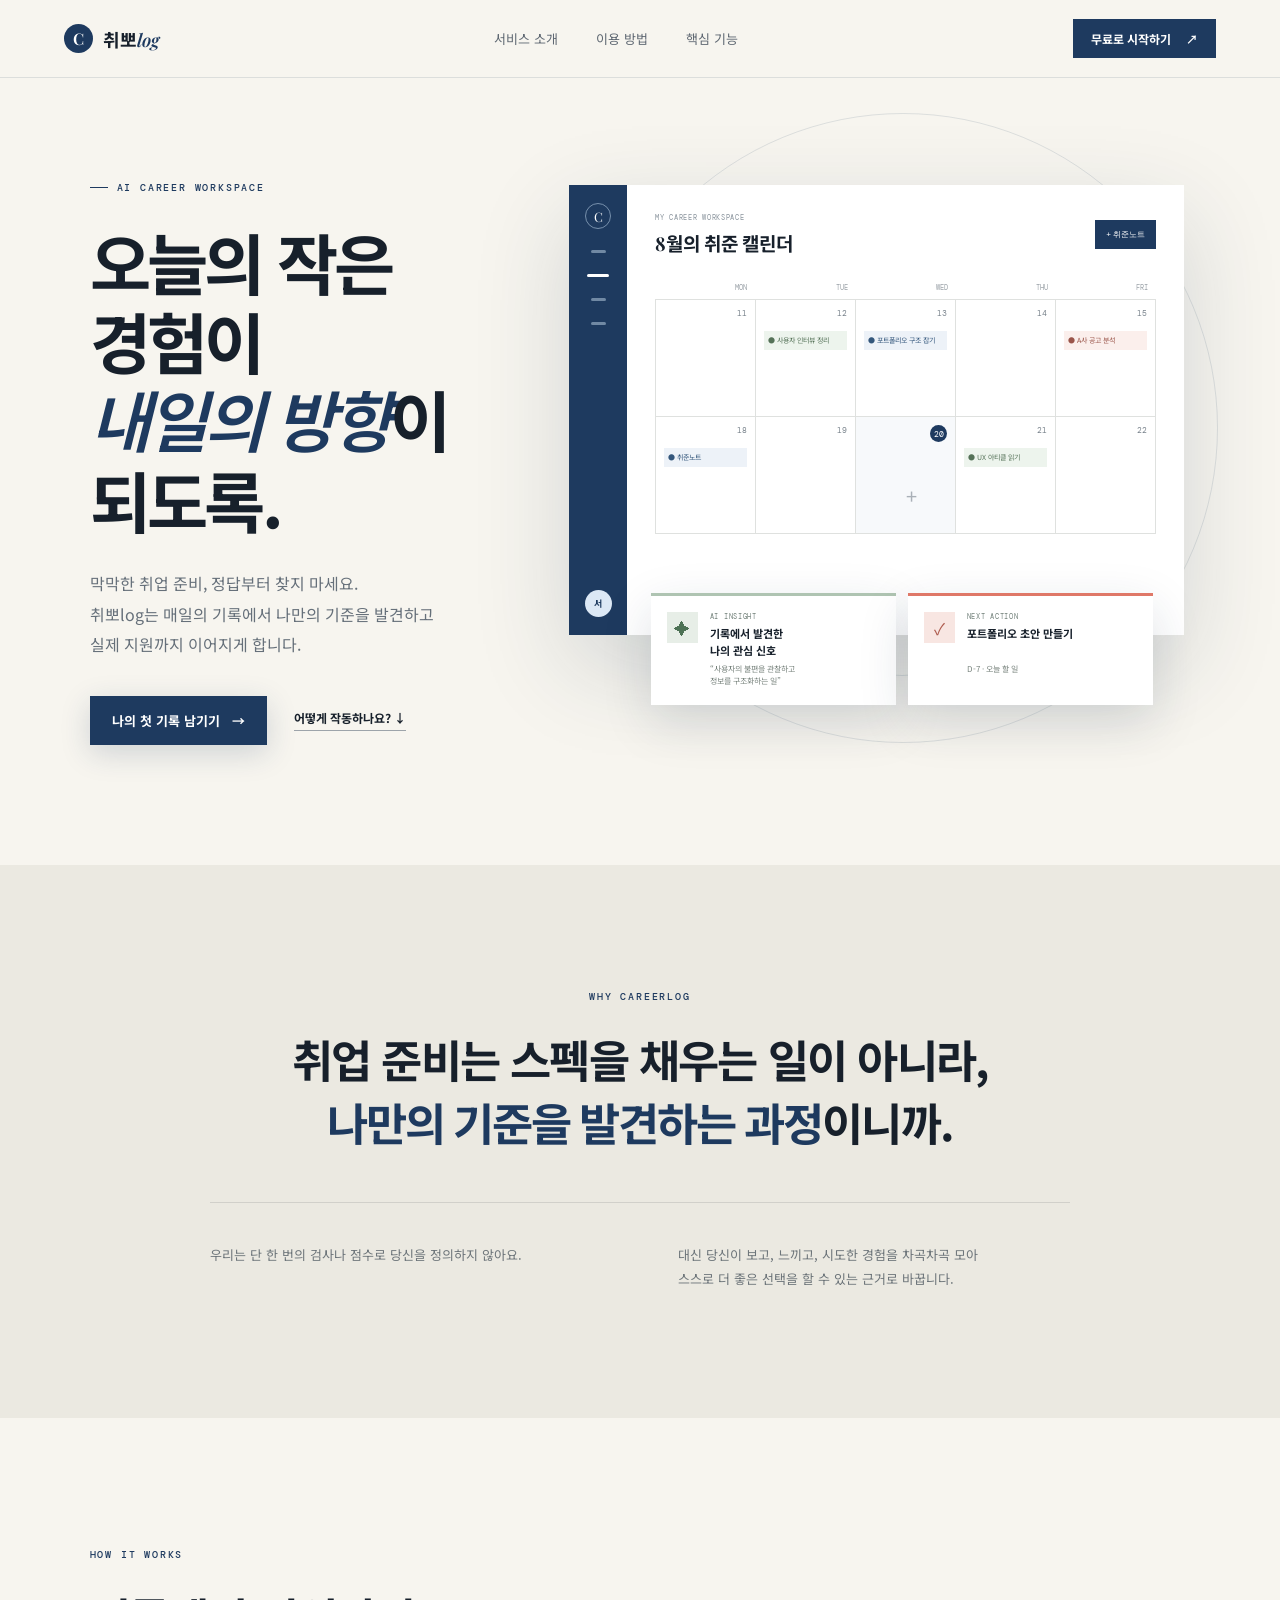
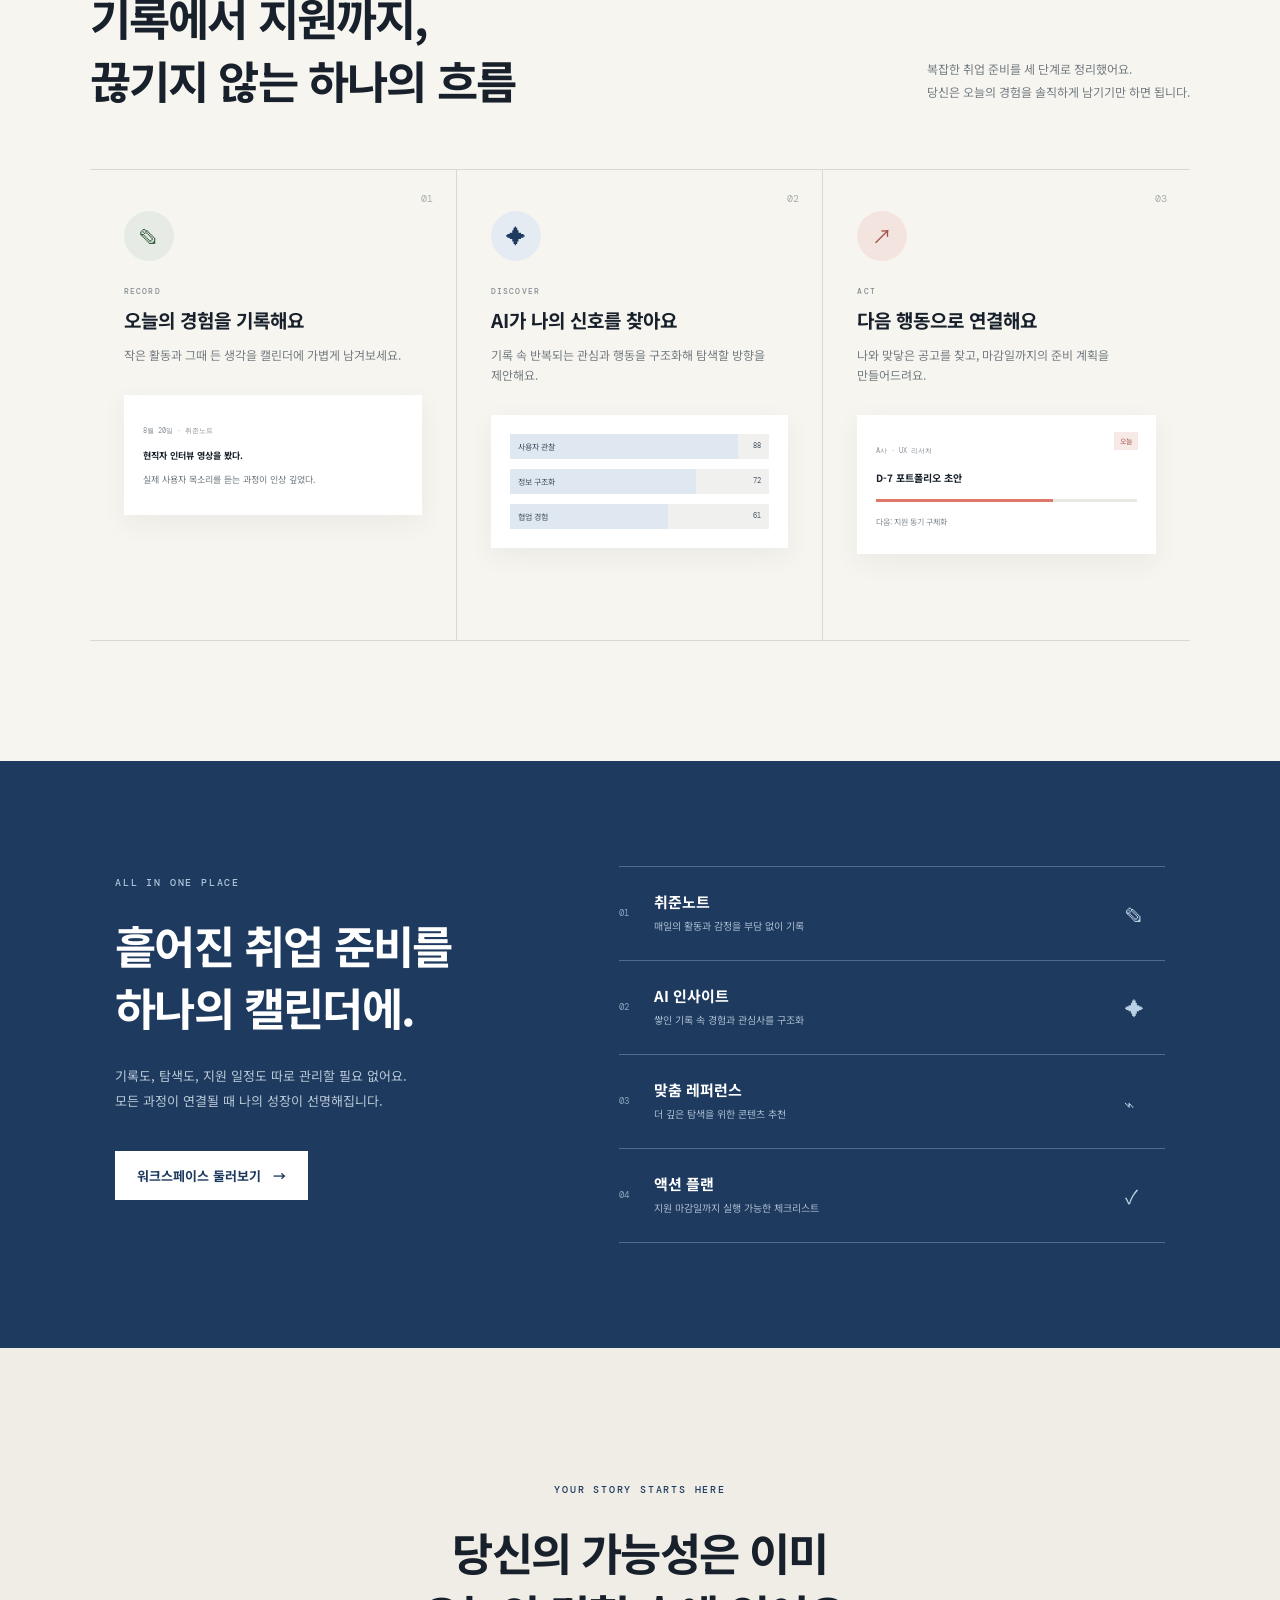
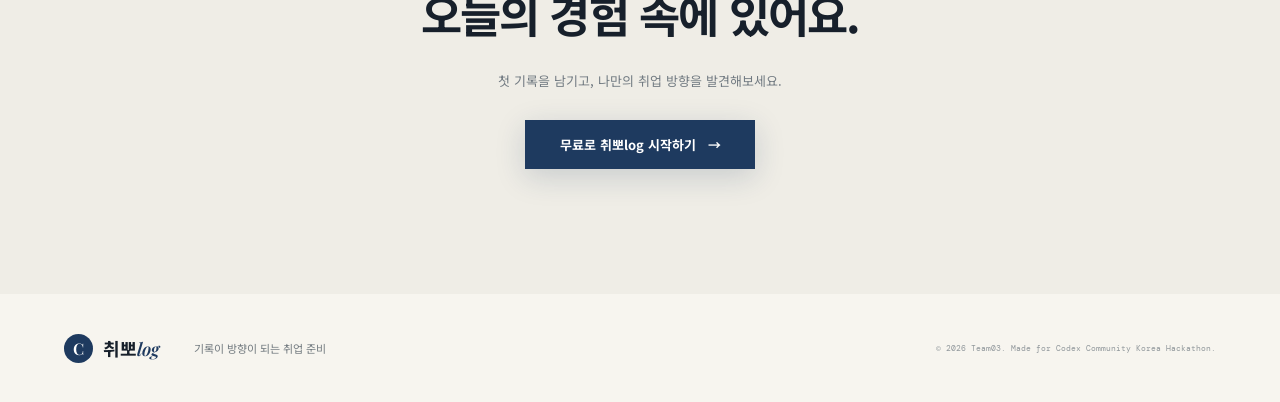
<file: frontend/index.html>
<!doctype html>
<html lang="ko">
  <head>
    <meta charset="UTF-8" />
    <meta name="viewport" content="width=device-width, initial-scale=1.0" />
    <meta name="description" content="흩어진 취업 준비 경험을 기록하고, 나다운 다음 행동으로 연결하는 AI 커리어 워크스페이스 취뽀log" />
    <title>취뽀log — 기록이 방향이 되는 취업 준비</title>
    <link rel="stylesheet" href="./landing.css" />
    <style>
      .hero-visual { min-height: 630px; }
      .hero-visual .app-preview {
        left: 1%;
        top: 42px;
        width: 98%;
        height: 450px;
        transform: none;
      }
      .hero-visual .ai-card,
      .hero-visual .plan-card {
        top: 450px;
        bottom: auto;
        width: 245px;
        min-height: 112px;
        padding: 16px;
        align-items: flex-start;
        border-left: 0;
        border-top: 3px solid;
      }
      .hero-visual .ai-card { left: 14%; border-top-color: var(--sage); }
      .hero-visual .plan-card { right: 6%; border-top-color: var(--coral); }
      .hero-visual .ai-card > span,
      .hero-visual .plan-card > span {
        flex: 0 0 31px;
        width: 31px;
        height: 31px;
        border-radius: 0;
        margin: 0 12px 0 0;
      }
      .hero-visual .ai-card > div,
      .hero-visual .plan-card > div { flex: 1; }
      .hero-visual .ai-card strong,
      .hero-visual .plan-card strong { min-height: 33px; }
      @media (max-width: 620px) {
        .hero-visual { min-height: 430px; margin-top: 30px; }
        .hero-visual .app-preview { left: 0; top: 28px; width: 100%; height: 305px; }
        .hero-visual .ai-card { top: 300px; bottom: auto; left: 5%; transform-origin: left top; }
        .hero-visual .plan-card { top: 300px; bottom: auto; right: 0; transform-origin: right top; }
      }
    </style>
  </head>
  <body>
    <header class="site-header">
      <a class="logo" href="#top" aria-label="취뽀log 홈"><span class="logo-mark">C</span><strong>취뽀<span>log</span></strong></a>
      <nav aria-label="주요 메뉴"><a href="#why">서비스 소개</a><a href="#flow">이용 방법</a><a href="#features">핵심 기능</a></nav>
      <a class="header-cta" href="./workspace.html">무료로 시작하기 <span>↗</span></a>
    </header>

    <main id="top">
      <section class="hero">
        <div class="hero-copy">
          <p class="kicker"><span></span> AI CAREER WORKSPACE</p>
          <h1>오늘의 작은 경험이<br /><em>내일의 방향</em>이 되도록.</h1>
          <p class="hero-description">막막한 취업 준비, 정답부터 찾지 마세요.<br />취뽀log는 매일의 기록에서 나만의 기준을 발견하고<br class="desktop-only" /> 실제 지원까지 이어지게 합니다.</p>
          <div class="hero-actions"><a class="button primary" href="./workspace.html">나의 첫 기록 남기기 <span>→</span></a><a class="text-link" href="#flow">어떻게 작동하나요? <span>↓</span></a></div>
        </div>

        <div class="hero-visual" aria-label="취뽀log 캘린더 화면 미리보기">
          <div class="orbit orbit-one"></div><div class="orbit orbit-two"></div>
          <div class="app-preview">
            <div class="preview-sidebar"><div class="preview-logo">C</div><i></i><i class="active"></i><i></i><i></i><div class="preview-avatar">서</div></div>
            <div class="preview-main">
              <div class="preview-top"><div><small>MY CAREER WORKSPACE</small><b>8월의 취준 캘린더</b></div><button>+ 취준노트</button></div>
              <div class="week-row"><span>MON</span><span>TUE</span><span>WED</span><span>THU</span><span>FRI</span></div>
              <div class="calendar-demo">
                <div><small>11</small></div><div><small>12</small><p class="note green">● 사용자 인터뷰 정리</p></div><div><small>13</small><p class="note navy">● 포트폴리오 구조 잡기</p></div><div><small>14</small></div><div><small>15</small><p class="note coral">● A사 공고 분석</p></div>
                <div><small>18</small><p class="note navy">● 취준노트</p></div><div><small>19</small></div><div class="selected"><small>20</small><span>+</span></div><div><small>21</small><p class="note green">● UX 아티클 읽기</p></div><div><small>22</small></div>
              </div>
            </div>
          </div>
          <aside class="ai-card"><span class="spark">✦</span><div><small>AI INSIGHT</small><strong>기록에서 발견한<br />나의 관심 신호</strong><p>“사용자의 불편을 관찰하고<br />정보를 구조화하는 일”</p></div></aside>
          <aside class="plan-card"><span>✓</span><div><small>NEXT ACTION</small><strong>포트폴리오 초안 만들기</strong><p>D-7 · 오늘 할 일</p></div></aside>
        </div>
      </section>

      <section class="statement" id="why">
        <p class="section-label">WHY CAREERLOG</p>
        <h2>취업 준비는 스펙을 채우는 일이 아니라,<br /><span>나만의 기준을 발견하는 과정</span>이니까.</h2>
        <div class="statement-grid"><p>우리는 단 한 번의 검사나 점수로 당신을 정의하지 않아요.</p><p>대신 당신이 보고, 느끼고, 시도한 경험을 차곡차곡 모아<br />스스로 더 좋은 선택을 할 수 있는 근거로 바꿉니다.</p></div>
      </section>

      <section class="flow" id="flow">
        <div class="section-heading"><div><p class="section-label">HOW IT WORKS</p><h2>기록에서 지원까지,<br />끊기지 않는 하나의 흐름</h2></div><p>복잡한 취업 준비를 세 단계로 정리했어요.<br />당신은 오늘의 경험을 솔직하게 남기기만 하면 됩니다.</p></div>
        <div class="steps">
          <article><span class="step-no">01</span><div class="step-icon">✎</div><p class="step-tag">RECORD</p><h3>오늘의 경험을 기록해요</h3><p>작은 활동과 그때 든 생각을 캘린더에 가볍게 남겨보세요.</p><div class="mini-note"><small>8월 20일 · 취준노트</small><b>현직자 인터뷰 영상을 봤다.</b><p>실제 사용자 목소리를 듣는 과정이 인상 깊었다.</p></div></article>
          <article><span class="step-no">02</span><div class="step-icon">✦</div><p class="step-tag">DISCOVER</p><h3>AI가 나의 신호를 찾아요</h3><p>기록 속 반복되는 관심과 행동을 구조화해 탐색할 방향을 제안해요.</p><div class="signal-bars"><span style="--size:88%">사용자 관찰 <b>88</b></span><span style="--size:72%">정보 구조화 <b>72</b></span><span style="--size:61%">협업 경험 <b>61</b></span></div></article>
          <article><span class="step-no">03</span><div class="step-icon">↗</div><p class="step-tag">ACT</p><h3>다음 행동으로 연결해요</h3><p>나와 맞닿은 공고를 찾고, 마감일까지의 준비 계획을 만들어드려요.</p><div class="mini-plan"><small>A사 · UX 리서처</small><b>D-7 포트폴리오 초안</b><span>오늘</span><i></i><p>다음: 지원 동기 구체화</p></div></article>
        </div>
      </section>

      <section class="features" id="features">
        <div><p class="section-label light">ALL IN ONE PLACE</p><h2>흩어진 취업 준비를<br />하나의 캘린더에.</h2><p>기록도, 탐색도, 지원 일정도 따로 관리할 필요 없어요.<br />모든 과정이 연결될 때 나의 성장이 선명해집니다.</p><a class="button light-button" href="./workspace.html">워크스페이스 둘러보기 <span>→</span></a></div>
        <ul><li><span>01</span><div><b>취준노트</b><p>매일의 활동과 감정을 부담 없이 기록</p></div><em>✎</em></li><li><span>02</span><div><b>AI 인사이트</b><p>쌓인 기록 속 경험과 관심사를 구조화</p></div><em>✦</em></li><li><span>03</span><div><b>맞춤 레퍼런스</b><p>더 깊은 탐색을 위한 콘텐츠 추천</p></div><em>⌁</em></li><li><span>04</span><div><b>액션 플랜</b><p>지원 마감일까지 실행 가능한 체크리스트</p></div><em>✓</em></li></ul>
      </section>

      <section class="final-cta"><p class="section-label">YOUR STORY STARTS HERE</p><h2>당신의 가능성은 이미<br />오늘의 경험 속에 있어요.</h2><p>첫 기록을 남기고, 나만의 취업 방향을 발견해보세요.</p><a class="button primary" href="./workspace.html">무료로 취뽀log 시작하기 <span>→</span></a></section>
    </main>

    <footer><a class="logo" href="#top"><span class="logo-mark">C</span><strong>취뽀<span>log</span></strong></a><p>기록이 방향이 되는 취업 준비</p><small>© 2026 Team03. Made for Codex Community Korea Hackathon.</small></footer>
  </body>
</html>
</file>
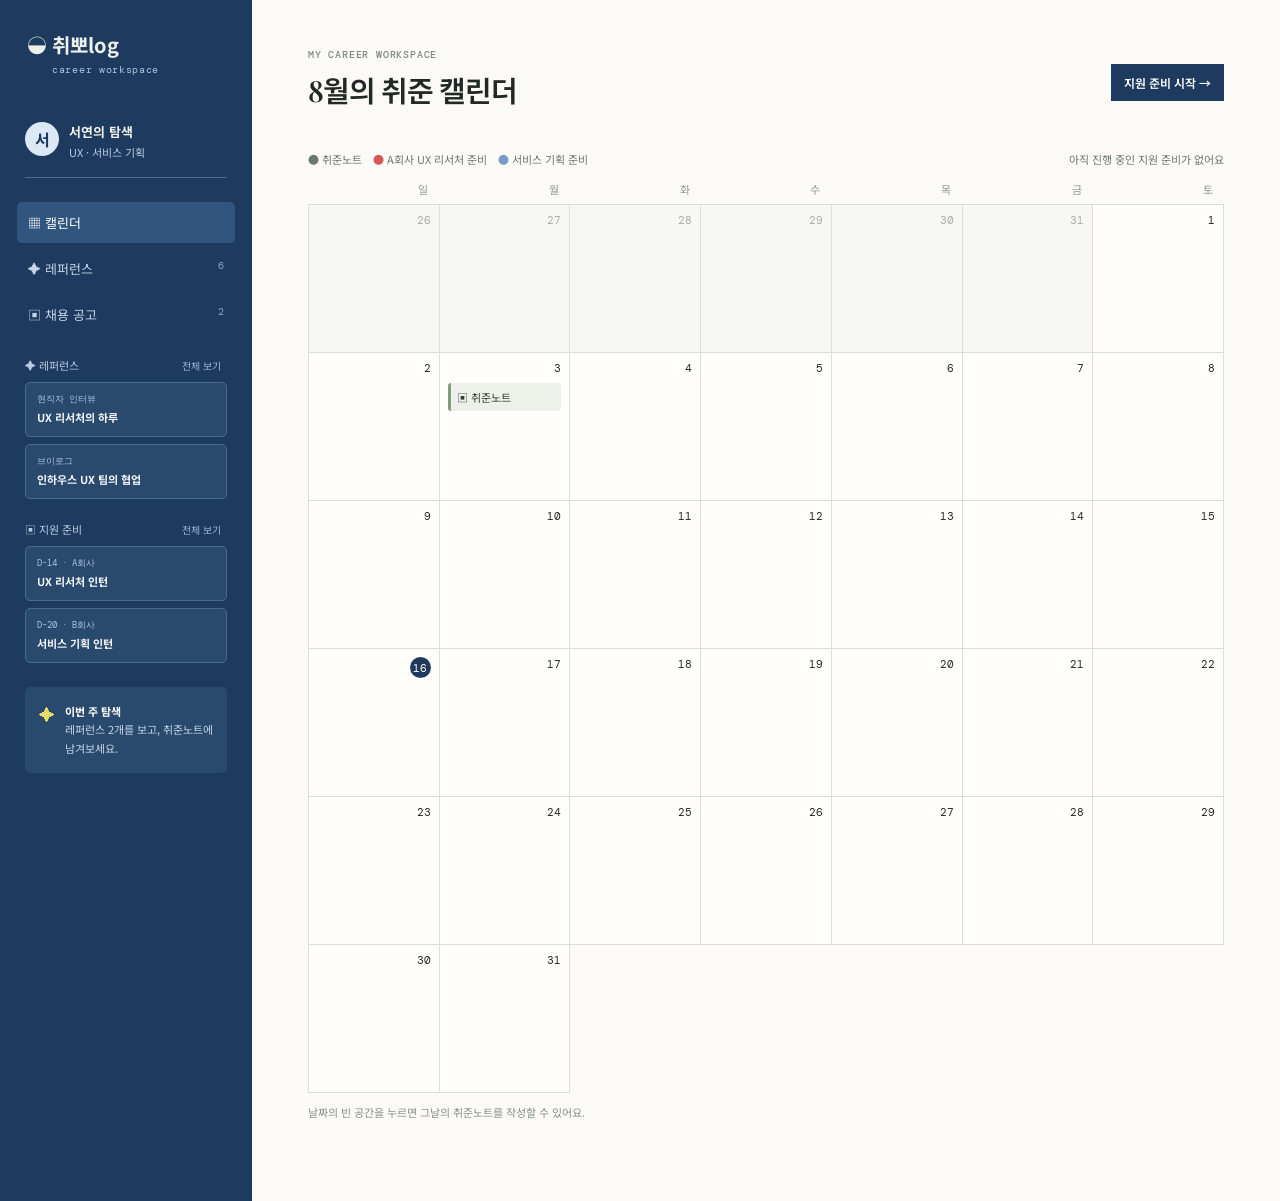
<file: frontend/workspace.html>
<!doctype html>
<html lang="ko">
  <head>
    <meta charset="UTF-8" />
    <meta name="viewport" content="width=device-width, initial-scale=1.0" />
    <title>나의 워크스페이스 | 취뽀log</title>
    <link rel="stylesheet" href="./styles.css" />
  </head>
  <body>
    <div class="app">
      <aside class="sidebar">
        <a class="brand" href="./index.html" style="color:inherit;text-decoration:none">◒ <b>취뽀log</b><small>career workspace</small></a>
        <div class="profile"><span>서</span><div><b>서연의 탐색</b><p>UX · 서비스 기획</p></div></div>
        <nav><button class="nav active" data-view="calendar">▦ <span>캘린더</span></button><button class="nav" data-view="references">✦ <span>레퍼런스</span><em>6</em></button><button class="nav" data-view="jobs">▣ <span>채용 공고</span><em>2</em></button></nav>
        <section class="side-section"><div class="side-heading">✦ 레퍼런스 <button data-view="references">전체 보기</button></div><button class="side-card" data-view="references"><small>현직자 인터뷰</small><b>UX 리서처의 하루</b></button><button class="side-card" data-view="references"><small>브이로그</small><b>인하우스 UX 팀의 협업</b></button></section>
        <section class="side-section"><div class="side-heading">▣ 지원 준비 <button data-view="jobs">전체 보기</button></div><div id="sideJobList"></div></section>
        <div class="tip">✦ <p><b>이번 주 탐색</b><br />레퍼런스 2개를 보고, 취준노트에 남겨보세요.</p></div>
      </aside>
      <main>
        <header><div><p class="eyebrow">MY CAREER WORKSPACE</p><h1 id="pageTitle">8월의 취준 캘린더</h1></div><button class="primary" id="openPrep">지원 준비 시작 →</button></header>
        <section id="calendarView" class="view active"><div class="calendar-meta"><span>● 취준노트　<span class="red-text">●</span> A회사 UX 리서처 준비　<span class="blue-text">●</span> 서비스 기획 준비</span><span id="calendarStatus">아직 진행 중인 지원 준비가 없어요</span></div><div class="weekdays"><span>일</span><span>월</span><span>화</span><span>수</span><span>목</span><span>금</span><span>토</span></div><div class="calendar" id="calendar"></div><p class="hint">날짜의 빈 공간을 누르면 그날의 취준노트를 작성할 수 있어요.</p></section>
        <section id="referencesView" class="view"><div class="section-head"><div><p class="eyebrow">PHASE 2 · EXPLORE</p><h2>취준노트가 가리키는 다음 탐색</h2><p>최근 일주일의 노트에서 반복된 관심과 행동을 바탕으로 정리했어요.</p></div></div><div class="signals"><div>01　<b>사용자 불편 관찰</b><small>8/12 · 8/15 노트</small></div><div>02　<b>정보를 구조화하는 일</b><small>8/13 · 8/15 노트</small></div></div><div class="ref-grid" id="referenceGrid"></div></section>
        <section id="jobsView" class="view"><div class="section-head"><div><p class="eyebrow">PHASE 3 · APPLY</p><h2>탐색을 지원 준비로 연결하기</h2><p>공고를 선택하면 마감일까지의 준비 항목을 캘린더에 추가해요.</p></div></div><div class="job-layout"><div class="job-list" id="jobList"></div><article class="job-detail" id="jobDetail"></article></div></section>
      </main>
    </div>
    <div id="modalRoot"></div>
    <script type="module" src="./js/app.js"></script>
  </body>
</html>
</file>
<file: frontend/landing.css>
@import url('https://fonts.googleapis.com/css2?family=DM+Mono:wght@400;500&family=Noto+Sans+KR:wght@400;500;600;700;800&family=Playfair+Display:ital,wght@0,600;1,600&display=swap');
:root{--navy:#1e3a5f;--navy-deep:#142b49;--ink:#17202b;--paper:#f7f5ef;--cream:#eeece4;--sage:#afc4b2;--coral:#df7868;--line:#d9d8d1}*{box-sizing:border-box}html{scroll-behavior:smooth}body{margin:0;background:var(--paper);color:var(--ink);font-family:'Noto Sans KR',sans-serif;word-break:keep-all}a{color:inherit;text-decoration:none}.site-header{height:78px;display:flex;align-items:center;justify-content:space-between;padding:0 clamp(24px,5vw,78px);border-bottom:1px solid rgba(30,58,95,.12);background:rgba(247,245,239,.92);backdrop-filter:blur(12px);position:sticky;top:0;z-index:20}.logo{display:flex;align-items:center;gap:10px}.logo-mark{display:grid;place-items:center;width:29px;height:29px;border-radius:50%;background:var(--navy);color:white;font:600 16px 'Playfair Display'}.logo strong{font-size:18px}.logo strong span{font:italic 600 18px 'Playfair Display';color:var(--navy)}.site-header nav{display:flex;gap:38px;font-size:13px;color:#5f6872}.site-header nav a:hover{color:var(--navy)}.header-cta{background:var(--navy);color:#fff;padding:11px 18px;font-size:12px;font-weight:700}.header-cta span,.button span{margin-left:12px}.hero{min-height:760px;display:grid;grid-template-columns:.86fr 1.14fr;align-items:center;padding:65px clamp(24px,7vw,108px) 92px;overflow:hidden}.kicker,.section-label{font:500 10px 'DM Mono';letter-spacing:.18em;color:var(--navy)}.kicker{display:flex;align-items:center;gap:9px}.kicker span{width:18px;height:1px;background:var(--navy)}h1{font-size:clamp(48px,5.2vw,76px);line-height:1.18;letter-spacing:-.055em;margin:28px 0 30px;font-weight:700}h1 em{font-family:'Playfair Display','Noto Sans KR';font-weight:600;color:var(--navy)}.hero-description{color:#66707a;font-size:16px;line-height:1.9;margin-bottom:36px}.hero-actions{display:flex;align-items:center;gap:27px}.button{display:inline-flex;align-items:center;justify-content:center;padding:15px 22px;font-size:13px;font-weight:700}.button.primary{background:var(--navy);color:#fff;box-shadow:0 8px 30px rgba(30,58,95,.18)}.button:hover,.header-cta:hover{transform:translateY(-2px);transition:.2s}.text-link{font-size:12px;font-weight:700;border-bottom:1px solid #9da4aa;padding-bottom:4px}.hero-proof{display:flex;align-items:center;margin-top:42px}.avatars{display:flex}.avatars span{width:31px;height:31px;border-radius:50%;display:grid;place-items:center;background:#d5e1d6;color:#355b46;border:2px solid var(--paper);font-size:10px;font-weight:700;margin-right:-7px}.avatars span:nth-child(2){background:#dbe5ef;color:var(--navy)}.avatars span:nth-child(3){background:#f1d9d3;color:#8d4a41}.hero-proof p{font-size:10px;color:#7d858c;line-height:1.55;margin:0 0 0 20px}.hero-proof strong{color:#3d4852;font-size:11px}.hero-visual{position:relative;min-height:585px}.orbit{position:absolute;border:1px solid rgba(30,58,95,.12);border-radius:50%}.orbit-one{width:630px;height:630px;top:-30px;left:4%}.orbit-two{width:490px;height:490px;top:43px;left:15%}.app-preview{position:absolute;left:7%;top:80px;width:min(620px,88%);height:390px;background:#fff;box-shadow:0 32px 90px rgba(25,47,73,.16);display:grid;grid-template-columns:58px 1fr;transform:rotate(-1.5deg);z-index:2}.preview-sidebar{background:var(--navy);display:flex;flex-direction:column;align-items:center;gap:21px;padding:18px 0}.preview-logo{color:#fff;border:1px solid #7790ac;width:26px;height:26px;border-radius:50%;display:grid;place-items:center;font:13px 'Playfair Display'}.preview-sidebar i{display:block;width:15px;height:3px;border-radius:2px;background:#7189a4}.preview-sidebar i.active{background:#fff;width:22px}.preview-avatar{margin-top:auto;width:27px;height:27px;border-radius:50%;display:grid;place-items:center;background:#dce8f5;color:var(--navy);font-size:9px;font-weight:700}.preview-main{padding:28px 28px 20px;overflow:hidden}.preview-top{display:flex;justify-content:space-between;align-items:center;margin-bottom:27px}.preview-top small{display:block;font:7px 'DM Mono';color:#89939c;letter-spacing:.1em;margin-bottom:7px}.preview-top b{font-family:'Playfair Display','Noto Sans KR';font-size:19px}.preview-top button{border:0;background:var(--navy);color:#fff;padding:9px 11px;font-size:8px}.week-row,.calendar-demo{display:grid;grid-template-columns:repeat(5,1fr)}.week-row span{font:7px 'DM Mono';color:#9ba2a8;text-align:right;padding:0 8px 7px}.calendar-demo{border-top:1px solid #dfe1df;border-left:1px solid #dfe1df}.calendar-demo>div{height:117px;border-right:1px solid #dfe1df;border-bottom:1px solid #dfe1df;padding:8px;background:#fff}.calendar-demo small{display:block;text-align:right;font:8px 'DM Mono';color:#77818a}.note{font-size:7px;padding:5px 4px;margin-top:13px;line-height:1.3}.note.green{background:#edf4ed;color:#557258}.note.navy{background:#edf2f8;color:#34577c}.note.coral{background:#fbefec;color:#9a554a}.calendar-demo .selected{position:relative;background:#f7f9fb}.calendar-demo .selected small{width:17px;height:17px;border-radius:50%;background:var(--navy);color:#fff;display:grid;place-items:center;margin-left:auto}.calendar-demo .selected span{position:absolute;left:50%;top:55%;color:#a9b0b7;font-size:20px}.ai-card,.plan-card{position:absolute;z-index:4;background:#fff;box-shadow:0 17px 50px rgba(25,47,73,.15);display:flex}.ai-card{left:0;top:32px;width:218px;padding:16px;border-top:3px solid var(--sage)}.spark{display:grid;place-items:center;width:31px;height:31px;background:#e7eee7;color:#4d7255;margin-right:12px}.ai-card small,.plan-card small{display:block;font:7px 'DM Mono';letter-spacing:.1em;color:#72817a}.ai-card strong,.plan-card strong{font-size:11px;line-height:1.5;display:block;margin:4px 0}.ai-card p,.plan-card p{font-size:8px;color:#78837d;line-height:1.55;margin:5px 0 0}.plan-card{right:0;bottom:54px;width:245px;padding:16px;border-left:3px solid var(--coral)}.plan-card>span{width:27px;height:27px;border-radius:50%;background:#f8e6e2;color:#ae5b4e;display:grid;place-items:center;margin-right:12px}.statement{padding:115px clamp(24px,9vw,140px);background:#ebe9e1;text-align:center}.statement h2,.section-heading h2,.features h2,.final-cta h2{font-size:clamp(32px,3.5vw,52px);line-height:1.4;letter-spacing:-.04em;margin:25px 0}.statement h2 span{font-family:'Playfair Display','Noto Sans KR';color:var(--navy)}.statement-grid{border-top:1px solid #d1d0ca;margin:48px auto 0;padding-top:27px;max-width:860px;display:grid;grid-template-columns:1fr 1fr;text-align:left;gap:75px}.statement-grid p{font-size:13px;line-height:1.8;color:#6d757a}.flow{padding:120px clamp(24px,7vw,108px)}.section-heading{display:flex;align-items:flex-end;justify-content:space-between;margin-bottom:57px}.section-heading h2{margin-bottom:0}.section-heading>p{font-size:12px;line-height:1.9;color:#727b82;margin-bottom:8px}.steps{display:grid;grid-template-columns:repeat(3,1fr);border-top:1px solid var(--line);border-bottom:1px solid var(--line)}.steps article{position:relative;padding:41px 34px 38px;border-right:1px solid var(--line);min-height:470px}.steps article:last-child{border:0}.step-no{position:absolute;right:23px;top:22px;font:10px 'DM Mono';color:#a7acaf}.step-icon{width:50px;height:50px;border-radius:50%;display:grid;place-items:center;background:#e6ece5;color:#416248;font-size:20px}.steps article:nth-child(2) .step-icon{background:#e5ebf3;color:var(--navy)}.steps article:nth-child(3) .step-icon{background:#f4e4e0;color:#a35449}.step-tag{font:500 8px 'DM Mono';letter-spacing:.15em;color:#858d92;margin-top:25px}.steps h3{font-size:19px;margin:10px 0}.steps article>p:not(.step-tag){font-size:12px;color:#737c82;line-height:1.7}.mini-note,.signal-bars,.mini-plan{margin-top:30px;background:#fff;padding:19px;box-shadow:0 8px 25px rgba(35,45,55,.06);min-height:120px}.mini-note small,.mini-plan small{font:7px 'DM Mono';color:#899198}.mini-note b,.mini-note p{display:block;font-size:9px;margin:11px 0 5px}.mini-note p{color:#6e777d;line-height:1.6}.signal-bars{display:grid;gap:10px}.signal-bars span{position:relative;display:flex;justify-content:space-between;font-size:8px;padding:7px 8px;background:linear-gradient(90deg,#dfe8f1 var(--size),#f0f1ef var(--size));color:#435261}.signal-bars b{font:7px 'DM Mono'}.mini-plan{position:relative}.mini-plan b{display:block;font-size:10px;margin:12px 0}.mini-plan span{position:absolute;right:18px;top:17px;font-size:7px;color:#a7574d;background:#f7e9e6;padding:4px 6px}.mini-plan i{height:3px;display:block;background:linear-gradient(90deg,var(--coral) 68%,#e8e8e4 68%);margin:14px 0}.mini-plan p{font-size:8px;color:#818990}.features{background:var(--navy);color:#fff;padding:105px clamp(24px,9vw,140px);display:grid;grid-template-columns:.85fr 1.15fr;gap:100px}.section-label.light{color:#aec5db}.features>div>p:not(.section-label){color:#b9c8d6;font-size:13px;line-height:1.9}.light-button{background:#fff;color:var(--navy);margin-top:25px}.features ul{list-style:none;margin:0;padding:0;border-top:1px solid #526b8a}.features li{display:grid;grid-template-columns:35px 1fr 40px;align-items:center;border-bottom:1px solid #526b8a;padding:22px 0}.features li>span{font:9px 'DM Mono';color:#8da5be}.features li b{font-size:15px}.features li p{font-size:10px;color:#aabdd0;margin:5px 0}.features li em{font-style:normal;font-size:19px;color:#bad0e4}.final-cta{text-align:center;padding:125px 24px;background:#efede6}.final-cta p:not(.section-label){font-size:13px;color:#727b82;margin:0 0 30px}.final-cta .button{min-width:230px}footer{display:flex;align-items:center;padding:35px clamp(24px,5vw,78px);gap:35px;background:#f7f5ef}footer p{font-size:11px;color:#737b80}footer small{margin-left:auto;font:8px 'DM Mono';color:#90979b}@media(max-width:980px){.site-header nav{display:none}.hero{grid-template-columns:1fr;padding-top:80px}.hero-copy{text-align:center}.kicker,.hero-actions,.hero-proof{justify-content:center}.hero-visual{margin-top:40px}.app-preview{left:8%}.statement-grid{gap:25px}.section-heading{display:block}.steps{grid-template-columns:1fr}.steps article{border-right:0;border-bottom:1px solid var(--line);min-height:auto}.features{grid-template-columns:1fr;gap:50px}}@media(max-width:620px){.site-header{height:66px}.header-cta{padding:9px 11px;font-size:10px}.hero{padding:58px 20px 65px;min-height:auto}h1{font-size:42px}.hero-description{font-size:14px}.desktop-only{display:none}.hero-actions{flex-direction:column;gap:18px}.hero-visual{min-height:390px;margin-top:15px}.orbit{display:none}.app-preview{top:65px;left:4%;width:96%;height:285px;grid-template-columns:42px 1fr}.preview-main{padding:18px 14px}.preview-top{margin-bottom:16px}.preview-top b{font-size:14px}.calendar-demo>div{height:79px;padding:5px}.note{font-size:0;height:7px;padding:0}.ai-card{left:0;top:25px;transform:scale(.78);transform-origin:left}.plan-card{right:-17px;bottom:4px;transform:scale(.76)}.statement,.flow,.features,.final-cta{padding:75px 22px}.statement h2,.section-heading h2,.features h2,.final-cta h2{font-size:30px}.statement-grid{grid-template-columns:1fr;text-align:center;gap:2px}.steps article{padding:35px 20px}.features{gap:38px}footer{flex-wrap:wrap;gap:12px}footer p{width:100%}footer small{margin:0}}
</file>
<file: frontend/styles.css>
@import url('https://fonts.googleapis.com/css2?family=DM+Mono:wght@400;500&family=Noto+Sans+KR:wght@400;500;600;700&family=Playfair+Display:wght@600&display=swap');
*{box-sizing:border-box}body{margin:0;background:#fbfaf7;color:#222825;font-family:'Noto Sans KR',sans-serif}button{font-family:inherit}.app{min-height:100vh;display:grid;grid-template-columns:252px 1fr}.sidebar{background:#21332b;color:#edf1e9;padding:30px 17px;min-height:100vh}.brand{display:grid;grid-template-columns:25px 1fr;align-items:center;padding:0 10px;font-size:20px}.brand small{grid-column:2;color:#9ead9e;font:10px 'DM Mono';letter-spacing:.07em;margin-top:4px}.profile{display:flex;gap:10px;align-items:center;margin:42px 8px 24px;padding-bottom:17px;border-bottom:1px solid #43554b}.profile>span{display:grid;place-items:center;width:34px;height:34px;border-radius:50%;background:#c9d4bd;color:#274132;font-weight:700}.profile b{font-size:13px}.profile p{margin:2px 0 0;color:#aeb9ac;font-size:11px}nav{display:grid;gap:5px}.nav{border:0;background:transparent;color:#bcc5b9;text-align:left;padding:11px;border-radius:5px;font-size:13px;cursor:pointer}.nav.active,.nav:hover{background:#33473c;color:#fff}.nav em{float:right;color:#87968a;font:10px 'DM Mono';font-style:normal}.side-section{margin:22px 8px 0}.side-heading{display:flex;justify-content:space-between;color:#b6c0b4;font-size:11px;margin-bottom:8px}.side-heading button{border:0;background:transparent;color:#869889;font-size:10px;cursor:pointer}.side-card{display:block;width:100%;text-align:left;border:1px solid #43574a;border-radius:5px;background:#2b4034;color:#e8ede5;padding:10px 11px;margin:7px 0;cursor:pointer}.side-card small{display:block;color:#9eafa1;font:9px 'DM Mono';margin-bottom:4px}.side-card b{font-size:11px;line-height:1.45;display:block}.side-card.selected.red{border-color:#df6863;background:#493936}.side-card.selected.blue{border-color:#7d9ec5;background:#35424c}.tip{display:flex;gap:10px;margin:24px 8px 0;padding:15px 14px;border-radius:5px;background:#2d4337;color:#e5da69}.tip p{margin:0;color:#c6cfc2;font-size:11px;line-height:1.7}.tip b{color:#fff}main{padding:48px 56px 70px;max-width:1500px;width:100%;margin:auto}header{display:flex;justify-content:space-between;gap:20px;align-items:center;margin-bottom:34px}.eyebrow{margin:0;color:#7d8980;font:500 10px 'DM Mono';letter-spacing:.08em}h1{font:600 29px 'Playfair Display','Noto Sans KR';letter-spacing:-1px;margin:7px 0}h2{letter-spacing:-.7px}.primary{border:0;background:#1E3A5F;color:#fff;padding:10px 13px;font-size:12px;font-weight:600;cursor:pointer}.primary:hover{background:#1b3024}.view{display:none}.view.active{display:block}.calendar-meta{display:flex;justify-content:space-between;gap:15px;color:#6c776e;font-size:11px;margin-bottom:14px}.red-text{color:#d95552}.blue-text{color:#779bc3}.weekdays,.calendar{display:grid;grid-template-columns:repeat(7,1fr)}.weekdays{color:#919a91;text-align:right;font-size:11px;padding-bottom:7px}.weekdays span{padding-right:11px}.calendar{border-top:1px solid #dcded7;border-left:1px solid #dcded7}.day{min-height:148px;border-right:1px solid #dcded7;border-bottom:1px solid #dcded7;background:#fffefa;padding:8px;cursor:pointer}.day:hover{background:#f5f7ef}.day.muted{background:#f7f7f3;color:#a6ada5}.day time{display:block;text-align:right;font:11px 'DM Mono';margin-bottom:8px}.today time{display:grid;place-items:center;margin-left:auto;width:21px;height:21px;border-radius:50%;background:#1E3A5F;color:#fff}.event{display:block;width:100%;text-align:left;border:0;border-radius:3px;padding:6px;margin-top:4px;background:#edf1e9;color:#324035;font-size:11px;cursor:pointer}.event.note{border-left:3px solid #829d7e}.event.red{background:#fff0ee;border-left:3px solid #d95552;color:#6e312e}.event.blue{background:#eef3fb;border-left:3px solid #779bc3}.event.done{text-decoration:line-through;opacity:.55}.event input{vertical-align:-2px;margin:0 4px 0 0}.hint{font-size:11px;color:#8a9288}.section-head{border-bottom:1px solid #daddd5;padding-bottom:22px;margin-bottom:23px}.section-head p:not(.eyebrow){color:#68736b;font-size:13px;margin:8px 0 0}.signals{display:flex;gap:10px;margin-bottom:24px}.signals div{background:#eff2eb;padding:13px 15px;min-width:230px;color:#71836c;font:10px 'DM Mono'}.signals b{color:#29332d;font:600 12px 'Noto Sans KR'}.signals small{display:block;color:#7d877e;margin:5px 0 0 24px}.ref-grid{display:grid;grid-template-columns:repeat(3,1fr);gap:13px}.ref-grid article{min-height:178px;padding:18px;border:1px solid #dce0d8;background:#fffefa;display:flex;flex-direction:column}.ref-grid small,.job-row small{color:#627d67;font:10px 'DM Mono'}.ref-grid h3{font-size:15px;margin:11px 0 8px}.ref-grid p{font-size:11px;line-height:1.7;color:#68736a;margin:0}.text,.outline,.danger{border:0;background:transparent;padding:7px 0;font-size:12px;cursor:pointer}.text{color:#536957}.outline{border:1px solid #d8ddd4;padding:8px 11px;color:#536957}.ref-grid .text{margin-top:auto;text-align:left}.job-layout{display:grid;grid-template-columns:310px 1fr;border:1px solid #dadeD7;background:#fffefa}.job-list{border-right:1px solid #dadeD7}.job-row{width:100%;text-align:left;border:0;border-bottom:1px solid #e3e5df;background:transparent;padding:18px 17px;cursor:pointer}.job-row.active{background:#f0f4eb}.job-row b,.job-row span{display:block}.job-row b{font-size:13px;margin:5px 0}.job-row span{font-size:10px;color:#8a9189}.job-detail{padding:26px 28px}.deadline{color:#ce684f;font:11px 'DM Mono'}.job-detail h2{font-size:22px;margin:8px 0 18px}.job-detail h4{font-size:12px}.job-detail ul{list-style:none;padding:0;display:grid;gap:7px;color:#58645b;font-size:12px}.match{margin-top:20px;padding:13px;background:#f1f4ec;font-size:12px;line-height:1.7}.match b{display:block}.detail-footer{display:flex;align-items:center;justify-content:space-between;gap:10px;margin-top:24px}.detail-footer small{font-size:10px;color:#7e887f}.backdrop{position:fixed;inset:0;z-index:10;display:grid;place-items:center;padding:20px;background:rgba(24,34,28,.4)}.modal{position:relative;width:min(595px,100%);max-height:90vh;overflow:auto;background:#fffefa;padding:31px;box-shadow:0 20px 60px rgba(20,30,24,.18)}.close{position:absolute;top:12px;right:15px;border:0;background:transparent;color:#6e786f;font-size:24px;cursor:pointer}.modal h2{font:600 25px 'Playfair Display','Noto Sans KR';margin:7px 0}.modal-lead{font-size:12px;color:#7b867d;padding-bottom:18px;margin-bottom:20px;border-bottom:1px solid #e3e6de}.modal label{display:block;margin:15px 0;font-size:12px;font-weight:600}.modal textarea,.modal input{display:block;width:100%;margin-top:7px;padding:10px;border:1px solid #d7ddd3;background:#fbfcf9;font:12px 'Noto Sans KR';resize:vertical}.modal textarea{min-height:57px}.modal textarea:disabled,.modal input:disabled{background:#f7f7f3;color:#606860;border-color:#e0e3dd}.modal-actions{display:flex;align-items:center;gap:9px;margin-top:22px}.spacer{flex:1}.danger{color:#b34e49}.range-fields{display:grid;grid-template-columns:1fr 1fr;gap:12px;margin:22px 0}.job-preview{display:flex;gap:10px;padding:13px;background:#fff0ee;border:1px solid #f0c9c4}.red-dot{width:9px;height:9px;border-radius:50%;background:#d95552;margin-top:5px}.job-preview small{display:block;color:#a5605d;font:10px 'DM Mono'}.job-preview b{display:block;font-size:13px;margin:3px 0}.job-preview p{margin:0;color:#75635f;font-size:11px}@media(max-width:900px){.app{display:block}.sidebar{min-height:auto}.profile,.side-section,.tip{display:none}nav{display:flex;margin-top:18px}.nav{padding:8px}main{padding:28px 16px}.day{min-height:95px}.event{font-size:9px}.ref-grid{grid-template-columns:1fr 1fr}.job-layout{grid-template-columns:1fr}.job-list{border-right:0;border-bottom:1px solid #dadeD7}.job-row{display:inline-block;width:50%;vertical-align:top}.calendar-meta,header{align-items:flex-start;flex-direction:column}.range-fields{grid-template-columns:1fr}}@media(max-width:540px){.day{min-height:80px;padding:4px}.event{font-size:0;height:8px;padding:0}.event input{display:none}.ref-grid{grid-template-columns:1fr}.signals{flex-direction:column}.job-row{width:100%}}
/* CareerLog main navigation color */
.sidebar{background:#1E3A5F}
.sidebar .brand small{color:#AFC4DD}
.sidebar .profile{border-bottom-color:#496B90}
.sidebar .profile>span{background:#DCE8F5;color:#1E3A5F}
.sidebar .profile p{color:#B8CBE0}
.sidebar .nav{color:#C4D4E6}
.sidebar .nav.active,.sidebar .nav:hover{background:#31557E;color:#fff}
.sidebar .nav em{color:#91ABC7}
.sidebar .side-heading{color:#B8CBE0}
.sidebar .side-heading button{color:#9DB6D1}
.sidebar .side-card{border-color:#496B90;background:#29496D;color:#F2F6FA}
.sidebar .side-card small{color:#AFC4DD}
.sidebar .tip{background:#29496D}
.sidebar .tip p{color:#C4D4E6}
</file>
